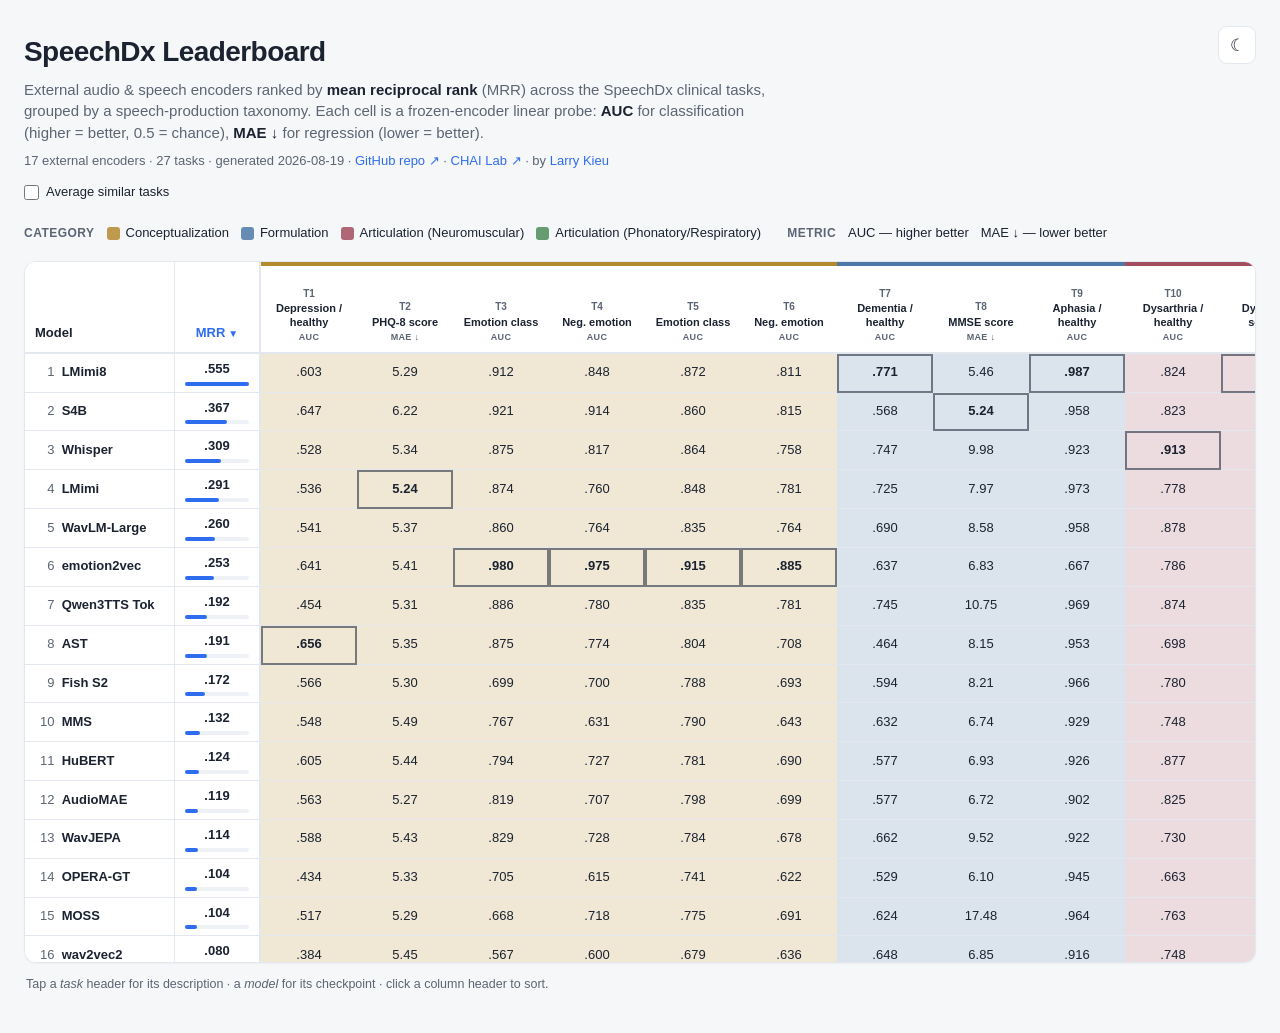
<file: index.html>
<!DOCTYPE html>
<html lang="en">
<head>
  <meta charset="utf-8" />
  <meta name="viewport" content="width=device-width, initial-scale=1" />
  <title>SpeechDx Leaderboard</title>
  <meta name="description" content="Interactive leaderboard for the SpeechDx speech-health benchmark — external audio/speech encoders ranked by mean reciprocal rank across clinical tasks." />
  <script>
    /* set theme before paint to avoid a flash */
    (function () {
      try {
        var t = localStorage.getItem("sdx-theme");
        if (!t) t = matchMedia("(prefers-color-scheme: dark)").matches ? "dark" : "light";
        document.documentElement.dataset.theme = t;
      } catch (e) { document.documentElement.dataset.theme = "light"; }
    })();
  </script>
  <link rel="stylesheet" href="style.css" />
</head>
<body>
  <header class="page-head">
    <button id="theme-toggle" class="theme-toggle" type="button" aria-label="Toggle dark / light mode" title="Toggle dark / light"></button>
    <h1>SpeechDx&nbsp;Leaderboard</h1>
    <p class="tagline">
      External audio &amp; speech encoders ranked by <strong>mean reciprocal rank</strong>
      (MRR) across the SpeechDx clinical tasks, grouped by a speech-production taxonomy.
      Each cell is a frozen-encoder linear probe: <strong>AUC</strong> for classification
      (higher&nbsp;=&nbsp;better, 0.5&nbsp;=&nbsp;chance),
      <strong>MAE&nbsp;↓</strong> for regression (lower&nbsp;=&nbsp;better).
    </p>
    <p class="meta" id="meta"></p>
    <label class="merge-toggle">
      <input type="checkbox" id="merge-toggle" />
      <span>Average similar tasks</span>
    </label>
  </header>

  <section class="legend" id="legend" aria-label="Legend"></section>

  <main>
    <div class="table-wrap">
      <table id="board" aria-label="SpeechDx leaderboard"></table>
    </div>
    <p class="hint">
      Tap a <em>task</em> header for its description · a <em>model</em> for its
      checkpoint · click a column header to sort.
    </p>
  </main>

  <div id="tooltip" class="tooltip" role="tooltip" hidden></div>

  <script src="data.js"></script>
  <script src="app.js"></script>
</body>
</html>
</file>
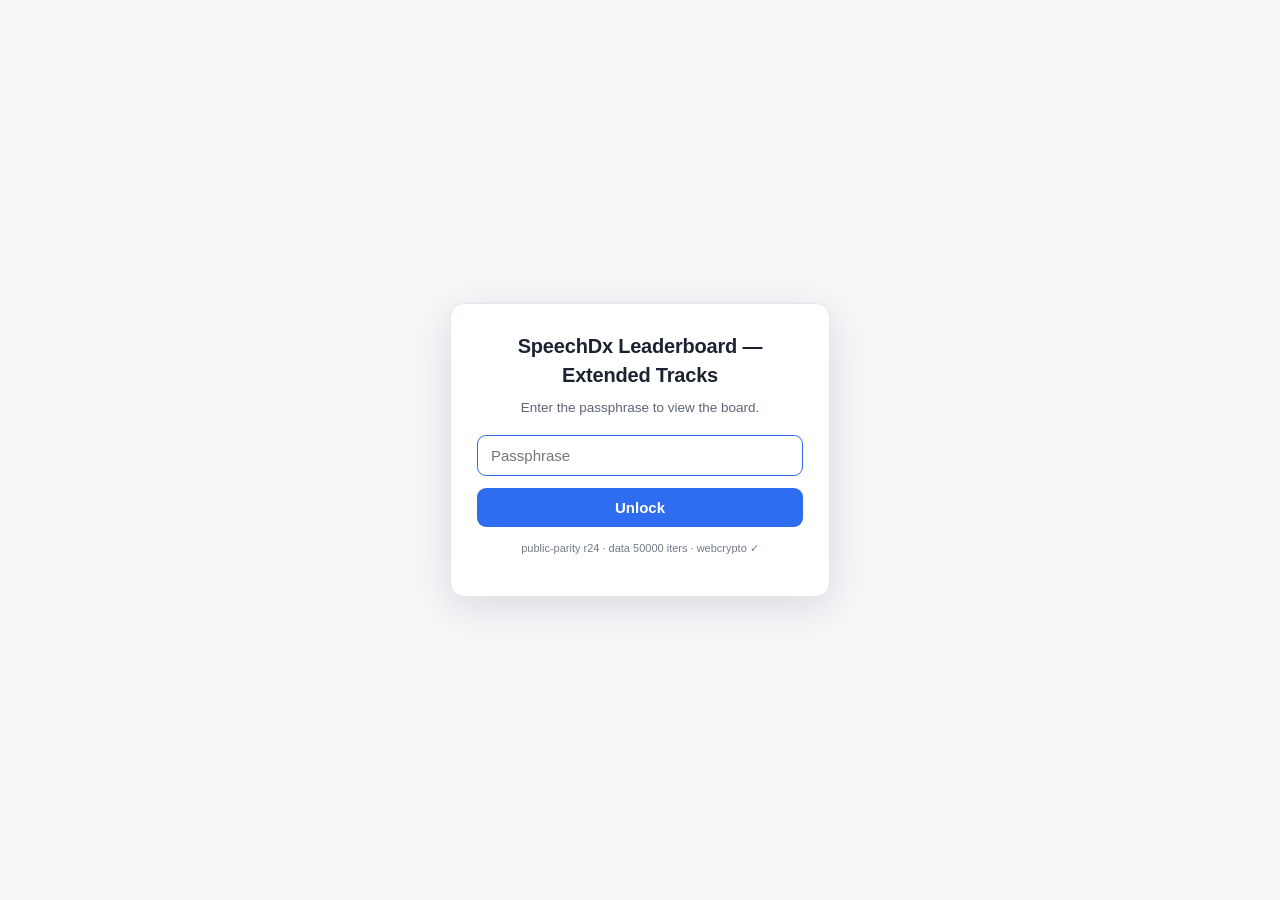
<file: ftllm-wavrx/index.html>
<!DOCTYPE html>
<html lang="en">
<head>
  <meta charset="utf-8" />
  <meta name="viewport" content="width=device-width, initial-scale=1" />
  <title>SpeechDx Leaderboard — Extended Tracks</title>
  <meta name="description" content="Interactive private SpeechDx leaderboard across Avg Pool, ASP, LoRA, and LLM evaluation tracks." />
  <script>
    (function () {
      try {
        var t = localStorage.getItem("ftlb-theme");
        if (!t) t = matchMedia("(prefers-color-scheme: dark)").matches ? "dark" : "light";
        document.documentElement.dataset.theme = t;
      } catch (e) { document.documentElement.dataset.theme = "light"; }
    })();
  </script>
  <link rel="stylesheet" href="style.css?v=24" />
</head>
<body>
  <div id="gate" class="gate">
    <form id="gate-form" class="gate-card" autocomplete="off">
      <h1>SpeechDx&nbsp;Leaderboard — Extended&nbsp;Tracks</h1>
      <p class="gate-sub">Enter the passphrase to view the board.</p>
      <input id="gate-pass" type="password" placeholder="Passphrase" autocomplete="off"
             autocapitalize="off" autocorrect="off" spellcheck="false" />
      <button id="gate-go" type="submit">Unlock</button>
      <p id="gate-msg" class="gate-msg" hidden></p>
      <p id="gate-build" class="gate-build">loading…</p>
    </form>
  </div>

  <div id="app" hidden>
    <header class="page-head">
      <div class="header-icons">
        <button id="view-settings-toggle" class="theme-toggle" type="button" aria-haspopup="true" aria-expanded="false" aria-controls="view-settings-panel" aria-label="View settings: metric, task view, export" title="View settings (metric, task view, export)">
          <svg width="18" height="18" viewBox="0 0 24 24" fill="none" stroke="currentColor" stroke-width="2" stroke-linecap="round" stroke-linejoin="round" aria-hidden="true" focusable="false"><path d="M1 12s4-7 11-7 11 7 11 7-4 7-11 7-11-7-11-7Z"/><circle cx="12" cy="12" r="3"/></svg>
        </button>
        <button id="theme-toggle" class="theme-toggle" type="button" aria-label="Toggle dark / light mode" title="Toggle dark / light"></button>
      </div>
      <h1>SpeechDx&nbsp;Leaderboard — Extended&nbsp;Tracks</h1>
      <p class="tagline">
        Frozen representations, attentive pooling, compact encoder adaptation, and audio-language
        models evaluated on the <strong>SpeechDx</strong> clinical-speech benchmark.
        Each cell reports <strong>AUC</strong> for classification and either <strong>MAE&nbsp;↓</strong>
        or <strong>C-index</strong> for regression.
      </p>
      <p class="meta" id="meta"></p>
      <div class="controls">
        <div class="seg-group seg-tracks" id="track-switch" role="group" aria-label="Benchmark tracks">
          <span class="seg-label">Tracks</span>
        </div>
        <div id="view-settings-panel" class="view-settings-panel">
          <div class="vsp-section">
            <span class="vsp-label">Metric</span>
            <div class="seg-group" id="board-switch" role="tablist" aria-label="Board">
              <button class="seg active" type="button" data-board="mae">MAE&nbsp;·&nbsp;MRR</button>
              <button class="seg" type="button" data-board="cindex">C-index&nbsp;·&nbsp;avg</button>
            </div>
          </div>
          <div class="vsp-section">
            <span class="vsp-label">View</span>
            <div class="seg-group" id="view-switch" role="tablist" aria-label="View">
              <button class="seg" type="button" data-view="raw">Raw&nbsp;27</button>
              <button class="seg active" type="button" data-view="merged">Merged&nbsp;19</button>
              <button class="seg" type="button" data-view="category">By&nbsp;category</button>
            </div>
          </div>
          <div class="vsp-section">
            <button id="export-csv" class="export-btn" type="button" title="Download every board × view combination as CSV, zipped, with all tracks combined per sheet">Export&nbsp;CSV</button>
          </div>
        </div>
        <button id="reset-order" class="export-btn" type="button" title="Return to the default ranking" hidden>Reset&nbsp;order</button>
      </div>
    </header>

    <section class="legend" id="legend" aria-label="Legend"></section>

    <main>
      <div class="table-wrap">
        <table id="board" aria-label="SpeechDx leaderboard — extended tracks"></table>
      </div>
      <p class="hint">
        Tap a <em>task</em> header for its description · a <em>model</em> for model and protocol details ·
        click a column header to sort · drag a row by its <strong>⠿</strong> handle to line it up next to
        another model for comparison — every other row stays put. Ranks and top-1 marks recompute for the
        visible tracks. On narrow screens, the <strong>👁︎</strong> icon holds the metric, task view, and
        CSV export.
      </p>
    </main>

    <div id="tooltip" class="tooltip" role="tooltip" hidden></div>
  </div>

  <script src="data.js?v=24"></script>
  <script src="gate.js?v=24"></script>
</body>
</html>
</file>
<file: style.css>
:root, [data-theme="light"] {
  --bg: #f6f7f9;
  --panel: #ffffff;
  --ink: #1b2230;
  --ink-soft: #5b6573;
  --line: #e3e7ee;
  --accent: #2f6df0;
  --cell-alpha: 0.20;            /* category-colour strength on score cells */
  --th-hover: #f0f3f9;
  --row-hover: 47, 109, 240;
  --mrr-track: #eef1f6;
  --top1: rgba(20, 30, 50, 0.55);
  --ctrl-bg: #ffffff;
  color-scheme: light;          /* native controls (checkbox) follow the page theme */
}
[data-theme="dark"] {
  --bg: #0b0e12;
  --panel: #14181e;
  --ink: #e6edf3;
  --ink-soft: #9aa4b2;
  --line: #28303a;
  --accent: #6ea8fe;
  --cell-alpha: 0.34;
  --th-hover: #1b212a;
  --row-hover: 120, 160, 240;
  --mrr-track: #232a33;
  --top1: rgba(255, 255, 255, 0.65);
  --ctrl-bg: #1b212a;
  color-scheme: dark;
}

* { box-sizing: border-box; }

body {
  margin: 0;
  font-family: -apple-system, BlinkMacSystemFont, "Segoe UI", Roboto, Helvetica, Arial, sans-serif;
  color: var(--ink);
  background: var(--bg);
  line-height: 1.45;
  transition: background-color 0.2s ease, color 0.2s ease;
}

.page-head, main, .legend { max-width: 1280px; margin-inline: auto; padding-inline: 24px; }
.page-head { padding-top: 32px; position: relative; }

/* theme toggle (top-right) + average-similar-tasks checkbox */
.theme-toggle {
  position: absolute; top: 26px; right: 24px;
  width: 38px; height: 38px; border-radius: 9px;
  border: 1px solid var(--line); background: var(--ctrl-bg); color: var(--ink);
  font-size: 17px; line-height: 1; cursor: pointer;
}
.theme-toggle:hover { border-color: var(--accent); }
.merge-toggle {
  display: inline-flex; align-items: center; gap: 7px; margin: 12px 0 0;
  font-size: 13px; color: var(--ink); cursor: pointer; user-select: none;
}
.merge-toggle input { width: 15px; height: 15px; accent-color: var(--accent); cursor: pointer; margin: 0; }
h1 { margin: 0 0 6px; font-size: 28px; letter-spacing: -0.02em; }
.tagline { margin: 0 0 8px; max-width: 760px; color: var(--ink-soft); font-size: 15px; }
.tagline strong { color: var(--ink); }
.meta { margin: 0; color: var(--ink-soft); font-size: 13px; }
.meta a { color: var(--accent); text-decoration: none; }
.meta a:hover { text-decoration: underline; }

.chip {
  display: inline-block; padding: 0 6px; border-radius: 4px;
  font-size: 12px; font-weight: 600; vertical-align: baseline;
}
.chip-cls { background: rgba(var(--cls), 0.18); color: #1d4ed8; }
.chip-reg { background: rgba(var(--reg), 0.22); color: #b45309; }

/* ---- legend ---- */
.legend { display: flex; flex-wrap: wrap; gap: 18px 26px; margin-top: 18px; }
.legend-group { display: flex; align-items: center; gap: 12px; flex-wrap: wrap; }
.legend-title { font-size: 12px; font-weight: 700; text-transform: uppercase; letter-spacing: 0.04em; color: var(--ink-soft); }
.legend-item { display: inline-flex; align-items: center; gap: 6px; font-size: 13px; }
.swatch { width: 14px; height: 14px; border-radius: 3px; }
.swatch-cat { width: 13px; height: 13px; border-radius: 3px; }

/* ---- table ---- */
main { margin-top: 18px; padding-bottom: 40px; }
.table-wrap {
  overflow: auto; max-height: 78vh;
  background: var(--panel); border: 1px solid var(--line); border-radius: 12px;
  box-shadow: 0 1px 2px rgba(20, 30, 50, 0.04);
}
table { border-collapse: separate; border-spacing: 0; font-size: 13px; width: max-content; }

th, td { padding: 0; white-space: nowrap; }

thead th {
  position: sticky; top: 0; z-index: 3;
  background: var(--panel); border-bottom: 2px solid var(--line);
  vertical-align: bottom;
}
thead th .th-inner { padding: 9px 10px; }

/* model + MRR columns pinned while scrolling tasks */
.col-model { position: sticky; left: 0; z-index: 2; background: var(--panel); text-align: left; min-width: 150px; }
.col-mrr   { text-align: center; min-width: 86px; }   /* not pinned — scrolls with the tasks */
thead .col-model { z-index: 4; }
.col-model { border-right: 1px solid var(--line); }
.col-mrr   { border-right: 2px solid var(--line); }

/* task header cells: a continuous category-coloured band along the top of the
   header row — the border is on the cell, so same-category columns (which are
   contiguous in T-number order) form one straight line. Inner = short T-number. */
.th-task { cursor: pointer; border-top: 4px solid var(--cat, #ccc); }
.th-task .th-inner { text-align: center; width: 96px; padding: 8px 7px; white-space: normal; }
.th-task .task-tnum { display: block; font-size: 10px; font-weight: 700; color: var(--ink-soft); font-variant-numeric: tabular-nums; }
.th-task .task-label { display: block; font-weight: 600; font-size: 11px; line-height: 1.2; margin-top: 1px; }
.th-task .task-metric { display: block; font-size: 9px; font-weight: 600; color: var(--ink-soft); letter-spacing: 0.03em; margin-top: 2px; }
.th-sortable { cursor: pointer; user-select: none; }
.th-sortable:hover .th-inner { background: var(--th-hover); }
.sort-active { color: var(--accent); }
.sort-arrow { font-size: 10px; margin-left: 3px; color: var(--accent); }

tbody tr:hover td { background-image: linear-gradient(rgb(var(--row-hover) / 0.08), rgb(var(--row-hover) / 0.08)); }
tbody td { border-bottom: 1px solid var(--line); }

/* model cell */
.cell-model { padding: 8px 10px; cursor: help; }
.cell-model .rank { display: inline-block; width: 1.5em; margin-right: 0.55em; text-align: right; color: var(--ink-soft); font-variant-numeric: tabular-nums; }
.cell-model .name { font-weight: 600; }

/* MRR cell with mini bar */
.cell-mrr { padding: 6px 10px; text-align: center; font-variant-numeric: tabular-nums; }
.cell-mrr .mrr-val { font-weight: 700; }
.cell-mrr .mrr-bar { height: 4px; border-radius: 2px; background: var(--accent); margin-top: 3px; }
.cell-mrr .mrr-track { height: 4px; border-radius: 2px; background: var(--mrr-track); margin-top: 3px; }

/* score cells — flat tint by speech-production category (intensity themed) */
.cell-score { padding: 7px 8px; text-align: center; font-variant-numeric: tabular-nums;
  background: rgb(var(--cat-rgb, 160 160 160) / var(--cell-alpha)); }
.cell-score.na { color: var(--ink-soft); opacity: 0.65; }
.top1 { outline: 2px solid var(--top1); outline-offset: -2px; font-weight: 700; }

.hint { color: var(--ink-soft); font-size: 12.5px; margin: 12px 2px 0; }

/* tooltip */
.tooltip {
  position: fixed; z-index: 50;
  left: 50%; bottom: 16px; transform: translateX(-50%);   /* locked: bottom-centre */
  max-width: min(380px, calc(100vw - 24px));
  background: #1b2230; color: #f4f6fa; padding: 11px 30px 11px 14px; border-radius: 10px;
  font-size: 12.5px; line-height: 1.45; pointer-events: auto;
  box-shadow: 0 8px 30px rgba(10, 18, 35, 0.4);
}
.tooltip .tt-title { font-weight: 700; margin-bottom: 3px; }
.tooltip .tt-sub { color: #aeb7c6; font-size: 11px; text-transform: uppercase; letter-spacing: 0.04em; }
.tooltip code { background: rgba(255,255,255,0.12); padding: 1px 5px; border-radius: 4px; font-size: 12px; }
.tooltip .tt-link { display: inline-block; margin-top: 2px; color: #8ab4ff; text-decoration: none; word-break: break-all; }
.tooltip .tt-link:hover { text-decoration: underline; }
.tooltip .tt-rev {
  margin-top: 7px; padding-top: 6px; border-top: 1px solid rgba(255,255,255,0.12);
  font-size: 11.5px; color: #aeb7c6;
}
.tooltip .tt-close {
  position: absolute; top: 4px; right: 5px; width: 20px; height: 20px;
  display: flex; align-items: center; justify-content: center;
  background: transparent; border: 0; color: #aeb7c6; font-size: 17px; line-height: 1;
  cursor: pointer; padding: 0; border-radius: 4px;
}
.tooltip .tt-close:hover { color: #fff; background: rgba(255,255,255,0.14); }
</file>
<file: ftllm-wavrx/style.css>
:root, [data-theme="light"] {
  --bg: #f6f7f9;
  --panel: #ffffff;
  --ink: #1b2230;
  --ink-soft: #5b6573;
  --line: #e3e7ee;
  --accent: #2f6df0;
  --cell-alpha: 0.20;            /* category-colour strength on score cells */
  --th-hover: #f0f3f9;
  --row-hover: 47, 109, 240;
  --mrr-track: #eef1f6;
  --top1: rgba(20, 30, 50, 0.55);
  --ctrl-bg: #ffffff;
  color-scheme: light;          /* native controls (checkbox) follow the page theme */
}
[data-theme="dark"] {
  --bg: #0b0e12;
  --panel: #14181e;
  --ink: #e6edf3;
  --ink-soft: #9aa4b2;
  --line: #28303a;
  --accent: #6ea8fe;
  --cell-alpha: 0.34;
  --th-hover: #1b212a;
  --row-hover: 120, 160, 240;
  --mrr-track: #232a33;
  --top1: rgba(255, 255, 255, 0.65);
  --ctrl-bg: #1b212a;
  color-scheme: dark;
}

* { box-sizing: border-box; }

body {
  margin: 0;
  font-family: -apple-system, BlinkMacSystemFont, "Segoe UI", Roboto, Helvetica, Arial, sans-serif;
  color: var(--ink);
  background: var(--bg);
  line-height: 1.45;
  transition: background-color 0.2s ease, color 0.2s ease;
}

.page-head, main, .legend { max-width: 1280px; margin-inline: auto; padding-inline: 24px; }
.page-head { padding-top: 32px; position: relative; }

/* header icons (top-right): view-settings (mobile only, see media query) + theme toggle */
.header-icons { position: absolute; top: 26px; right: 24px; z-index: 6; display: flex; gap: 8px; }
.theme-toggle {
  width: 38px; height: 38px; border-radius: 9px;
  display: flex; align-items: center; justify-content: center;
  border: 1px solid var(--line); background: var(--ctrl-bg); color: var(--ink);
  font-size: 17px; line-height: 1; cursor: pointer;
}
.theme-toggle:hover { border-color: var(--accent); }
.theme-toggle[aria-expanded="true"] { border-color: var(--accent); color: var(--accent); }
#view-settings-toggle { display: none; }   /* shown only below the mobile breakpoint */

/* view-settings: metric / view / export. On desktop these sit inline in the
   controls row same as always; the mobile media query turns this same markup
   into a popover behind the eye icon instead. */
.view-settings-panel { display: flex; align-items: center; gap: 14px; }
.vsp-section { display: flex; align-items: center; gap: 8px; }
.vsp-label { display: none; }
.merge-toggle {
  display: inline-flex; align-items: center; gap: 7px; margin: 12px 0 0;
  font-size: 13px; color: var(--ink); cursor: pointer; user-select: none;
}
.merge-toggle input { width: 15px; height: 15px; accent-color: var(--accent); cursor: pointer; margin: 0; }
h1 { margin: 0 0 6px; font-size: 28px; letter-spacing: -0.02em; }
.tagline { margin: 0 0 8px; max-width: 760px; color: var(--ink-soft); font-size: 15px; }
.tagline strong { color: var(--ink); }
.meta { margin: 0; color: var(--ink-soft); font-size: 13px; }
.meta a { color: var(--accent); text-decoration: none; }
.meta a:hover { text-decoration: underline; }

.chip {
  display: inline-block; padding: 0 6px; border-radius: 4px;
  font-size: 12px; font-weight: 600; vertical-align: baseline;
}
.chip-cls { background: rgba(var(--cls), 0.18); color: #1d4ed8; }
.chip-reg { background: rgba(var(--reg), 0.22); color: #b45309; }

/* ---- legend ---- */
.legend { display: flex; flex-wrap: wrap; gap: 18px 26px; margin-top: 18px; }
.legend-group { display: flex; align-items: center; gap: 12px; flex-wrap: wrap; }
.legend-title { font-size: 12px; font-weight: 700; text-transform: uppercase; letter-spacing: 0.04em; color: var(--ink-soft); }
.legend-item { display: inline-flex; align-items: center; gap: 6px; font-size: 13px; }
.swatch { width: 14px; height: 14px; border-radius: 3px; }
.swatch-cat { width: 13px; height: 13px; border-radius: 3px; }

/* ---- table ---- */
main { margin-top: 18px; padding-bottom: 40px; }
.table-wrap {
  overflow: auto; max-height: 78vh;
  background: var(--panel); border: 1px solid var(--line); border-radius: 12px;
  box-shadow: 0 1px 2px rgba(20, 30, 50, 0.04);
}
table { border-collapse: separate; border-spacing: 0; font-size: 13px; width: max-content; }

th, td { padding: 0; white-space: nowrap; }

thead th {
  position: sticky; top: 0; z-index: 3;
  background: var(--panel); border-bottom: 2px solid var(--line);
  vertical-align: bottom;
}
thead th .th-inner { padding: 9px 10px; }

/* model + MRR columns pinned while scrolling tasks */
.col-model { position: sticky; left: 0; z-index: 2; background: var(--panel); text-align: left; min-width: 150px; }
.col-mrr   { text-align: center; min-width: 86px; }   /* not pinned — scrolls with the tasks */
thead .col-model { z-index: 4; }
.col-model { border-right: 1px solid var(--line); }
.col-mrr   { border-right: 2px solid var(--line); }

/* task header cells: a continuous category-coloured band along the top of the
   header row — the border is on the cell, so same-category columns (which are
   contiguous in T-number order) form one straight line. Inner = short T-number. */
.th-task { cursor: pointer; border-top: 4px solid var(--cat, #ccc); }
.th-task .th-inner { text-align: center; width: 96px; padding: 8px 7px; white-space: normal; }
.th-task .task-tnum { display: block; font-size: 10px; font-weight: 700; color: var(--ink-soft); font-variant-numeric: tabular-nums; }
.th-task .task-label { display: block; font-weight: 600; font-size: 11px; line-height: 1.2; margin-top: 1px; }
.th-task .task-metric { display: block; font-size: 9px; font-weight: 600; color: var(--ink-soft); letter-spacing: 0.03em; margin-top: 2px; }
.th-sortable { cursor: pointer; user-select: none; }
.th-sortable:hover .th-inner { background: var(--th-hover); }
.sort-active { color: var(--accent); }
.sort-arrow { font-size: 10px; margin-left: 3px; color: var(--accent); }

tbody tr:hover td { background-image: linear-gradient(rgb(var(--row-hover) / 0.08), rgb(var(--row-hover) / 0.08)); }
tbody td { border-bottom: 1px solid var(--line); }

/* model cell */
.cell-model { padding: 8px 10px; cursor: help; }
.cell-model .rank { display: inline-block; width: 1.5em; margin-right: 0.55em; text-align: right; color: var(--ink-soft); font-variant-numeric: tabular-nums; }
.cell-model .name { font-weight: 600; }

/* MRR cell with mini bar */
.cell-mrr { padding: 6px 10px; text-align: center; font-variant-numeric: tabular-nums; }
.cell-mrr .mrr-val { font-weight: 700; }
.cell-mrr .mrr-bar { height: 4px; border-radius: 2px; background: var(--accent); margin-top: 3px; }
.cell-mrr .mrr-track { height: 4px; border-radius: 2px; background: var(--mrr-track); margin-top: 3px; }

/* score cells — flat tint by speech-production category (intensity themed) */
.cell-score { padding: 7px 8px; text-align: center; font-variant-numeric: tabular-nums;
  background: rgb(var(--cat-rgb, 160 160 160) / var(--cell-alpha)); }
.cell-score.na { color: var(--ink-soft); opacity: 0.65; }
.top1 { outline: 2px solid var(--top1); outline-offset: -2px; font-weight: 700; }

.hint { color: var(--ink-soft); font-size: 12.5px; margin: 12px 2px 0; }

/* tooltip */
.tooltip {
  position: fixed; z-index: 50;
  left: 50%; bottom: 16px; transform: translateX(-50%);   /* locked: bottom-centre */
  max-width: min(380px, calc(100vw - 24px));
  background: #1b2230; color: #f4f6fa; padding: 11px 30px 11px 14px; border-radius: 10px;
  font-size: 12.5px; line-height: 1.45; pointer-events: auto;
  box-shadow: 0 8px 30px rgba(10, 18, 35, 0.4);
}
.tooltip .tt-title { font-weight: 700; margin-bottom: 3px; }
.tooltip .tt-sub { color: #aeb7c6; font-size: 11px; text-transform: uppercase; letter-spacing: 0.04em; }
.tooltip code { background: rgba(255,255,255,0.12); padding: 1px 5px; border-radius: 4px; font-size: 12px; }
.tooltip .tt-link { display: inline-block; margin-top: 2px; color: #8ab4ff; text-decoration: none; word-break: break-all; }
.tooltip .tt-link:hover { text-decoration: underline; }
.tooltip .tt-rev {
  margin-top: 7px; padding-top: 6px; border-top: 1px solid rgba(255,255,255,0.12);
  font-size: 11.5px; color: #aeb7c6;
}
.tooltip .tt-close {
  position: absolute; top: 4px; right: 5px; width: 20px; height: 20px;
  display: flex; align-items: center; justify-content: center;
  background: transparent; border: 0; color: #aeb7c6; font-size: 17px; line-height: 1;
  cursor: pointer; padding: 0; border-radius: 4px;
}
.tooltip .tt-close:hover { color: #fff; background: rgba(255,255,255,0.14); }
.tooltip-method {
  width: min(700px, calc(100vw - 24px)); max-width: min(700px, calc(100vw - 24px));
  max-height: min(72vh, 680px); overflow-y: auto; padding: 15px 36px 15px 17px;
}
.tooltip-method .tt-title { font-size: 15px; margin-bottom: 7px; }
.tooltip-method .tt-method-summary { margin-bottom: 8px; }
.tooltip-method .tt-paper { margin: 1px 0 8px; word-break: normal; }
.tooltip-method .tt-method-section { margin-top: 10px; padding-top: 9px; border-top: 1px solid rgba(255,255,255,.12); }
.tooltip-method .tt-method-label { color: #c8d8f8; font-size: 11px; font-weight: 800; letter-spacing: .05em; text-transform: uppercase; margin-bottom: 3px; }
.tooltip-method .tt-method-list {
  display: grid; grid-template-columns: repeat(2, minmax(0, 1fr)); gap: 3px 22px;
  margin: 8px 0 0; padding-left: 18px; color: #d9e0ec;
}
.tooltip-method .tt-method-list-single { grid-template-columns: 1fr; gap: 5px; }
@media (max-width: 540px) {
  .tooltip-method .tt-method-list { grid-template-columns: 1fr; }
}

[hidden] { display: none !important; }

/* ---- private password gate ---- */
.gate { position: fixed; inset: 0; z-index: 100; display: flex; align-items: center; justify-content: center; padding: 24px; background: var(--bg); }
.gate-card { width: min(380px, 100%); background: var(--panel); border: 1px solid var(--line); border-radius: 14px; padding: 28px 26px; box-shadow: 0 10px 40px rgba(10,18,35,.12); text-align: center; }
.gate-card h1 { font-size: 20px; margin: 0 0 8px; letter-spacing: -0.01em; }
.gate-sub { color: var(--ink-soft); font-size: 13.5px; margin: 0 0 18px; }
.gate-card input { width: 100%; padding: 11px 13px; font-size: 15px; border-radius: 9px; border: 1px solid var(--line); background: var(--ctrl-bg); color: var(--ink); margin-bottom: 12px; }
.gate-card input:focus { outline: none; border-color: var(--accent); }
.gate-card button { width: 100%; padding: 11px; font-size: 15px; font-weight: 600; border: 0; border-radius: 9px; background: var(--accent); color: #fff; cursor: pointer; }
.gate-card button:hover { filter: brightness(1.06); }
.gate-msg { font-size: 13px; margin: 14px 0 0; }
.gate-msg.err { color: #e0556e; }
.gate-msg.ok { color: var(--ink-soft); }
.gate-build { margin-top: 14px; font-size: 11px; color: var(--ink-soft); opacity: .85; }

/* ---- board + view segmented controls ---- */
.controls { display: flex; align-items: center; gap: 14px; flex-wrap: wrap; margin: 12px 0 0; }
.controls > .seg-group, .controls > .export-btn, .controls > .view-settings-panel { flex-shrink: 0; }
.seg-group { display: inline-flex; border: 1px solid var(--line); border-radius: 9px; overflow: hidden; background: var(--ctrl-bg); }
.seg { border: 0; background: transparent; color: var(--ink-soft); font: inherit; font-size: 12.5px; font-weight: 600; padding: 7px 13px; cursor: pointer; white-space: nowrap; }
.seg + .seg { border-left: 1px solid var(--line); }
.seg.active { background: var(--accent); color: #fff; }
.seg:hover:not(.active) { background: var(--th-hover); }
.seg-label { font-size: 11.5px; font-weight: 600; letter-spacing: .04em; text-transform: uppercase; color: var(--ink-soft); padding: 7px 10px; align-self: center; opacity: .8; }
.seg-label + .seg { border-left: 1px solid var(--line); }
.export-btn {
  border: 1px solid var(--line); border-radius: 9px; background: var(--ctrl-bg); color: var(--ink-soft);
  font: inherit; font-size: 12.5px; font-weight: 600; padding: 7px 13px; cursor: pointer; white-space: nowrap;
}
.export-btn:hover { border-color: var(--accent); color: var(--ink); }
.seg-label + .track-control, .track-control + .track-control { border-left: 1px solid var(--line); }
.track-control {
  --track-ui: var(--track-color);
  display: inline-flex; align-items: center; gap: 6px; padding-right: 8px;
  box-shadow: inset 0 3px 0 var(--track-ui);
}
[data-theme="dark"] .track-control { --track-ui: var(--track-color-dark); }
.track-control:hover:not(.active) { background: var(--th-hover); }
.track-control .seg { padding-right: 4px; background: transparent; color: var(--track-ui); }
.track-control .seg:hover { background: transparent; }
.track-control .track-info {
  width: 15px; height: 15px; flex: 0 0 auto; border: 0; border-radius: 50%;
  display: inline-flex; align-items: center; justify-content: center;
  background: var(--th-hover); color: var(--track-ui);
  font: italic 700 10px/1 ui-sans-serif, system-ui, sans-serif; cursor: pointer;
}
.track-control.active { background: var(--track-color); box-shadow: none; }
.track-control.active .seg, .track-control.active .track-info { color: #fff; }
.track-control.active .track-info { background: rgba(255,255,255,.3); }
.track-control .track-info:hover, .track-control .track-info:focus-visible { background: var(--track-ui); color: #fff; outline: none; }
.track-control.active .track-info:hover, .track-control.active .track-info:focus-visible { background: #fff; color: var(--track-color); }

/* ---- pending band + headline ---- */
.band-row td { background: rgba(200,120,20,0.12); font-size: 11px; font-weight: 700; text-transform: uppercase; letter-spacing: 0.05em; color: var(--ink-soft); padding: 5px 12px; }
.cell-mrr .mrr-val.pending { font-weight: 600; font-size: 11px; text-transform: uppercase; letter-spacing: 0.03em; color: var(--ink-soft); }
.cell-mrr .cov { font-size: 10px; color: var(--ink-soft); }

/* ---- protocol-track row accent ---- */
tr.track-row .col-model { box-shadow: inset 4px 0 0 var(--track-color); }
[data-theme="dark"] tr.track-row .col-model { box-shadow: inset 4px 0 0 var(--track-color-dark); }

/* ---- drag-to-compare reordering ---- */
.drag-handle {
  display: inline-block; width: 1.1em; margin-right: 0.35em; text-align: center;
  color: var(--ink-soft); cursor: grab; opacity: .55;
}
.drag-handle:hover { opacity: 1; }
tr.track-row.dragging { opacity: .35; }
tr.track-row.dragging td { background-image: none; }
tr.track-row.drag-over-top td { box-shadow: inset 0 2px 0 0 var(--accent); }
tr.track-row.drag-over-bottom td { box-shadow: inset 0 -2px 0 0 var(--accent); }
tr.track-row.drag-over-top .col-model { box-shadow: inset 4px 0 0 var(--track-color), inset 0 2px 0 0 var(--accent); }
tr.track-row.drag-over-bottom .col-model { box-shadow: inset 4px 0 0 var(--track-color), inset 0 -2px 0 0 var(--accent); }
[data-theme="dark"] tr.track-row.drag-over-top .col-model { box-shadow: inset 4px 0 0 var(--track-color-dark), inset 0 2px 0 0 var(--accent); }
[data-theme="dark"] tr.track-row.drag-over-bottom .col-model { box-shadow: inset 4px 0 0 var(--track-color-dark), inset 0 -2px 0 0 var(--accent); }

/* ---- mobile: reclaim horizontal space ---- */
@media (max-width: 640px) {
  .page-head, main, .legend { padding-inline: 14px; }
  .header-icons { right: 14px; }
  .page-head h1 { max-width: calc(100% - 90px); }
  #view-settings-toggle { display: block; }
  /* metric/view/export move behind the eye icon as a popover — the tracks bar
     gets the whole row to itself; drop its "Tracks" caption and tighten each
     pill so all four fit without scrolling */
  .controls { flex-wrap: nowrap; overflow-x: auto; -webkit-overflow-scrolling: touch; padding-bottom: 6px; margin-right: -14px; }
  #track-switch .seg-label { display: none; }
  .track-control { padding-right: 5px; }
  .track-control .seg { padding: 6px 7px 6px 9px; font-size: 11px; }
  .track-control .track-info { width: 13px; height: 13px; font-size: 9px; }
  .view-settings-panel {
    display: none; flex-direction: column; align-items: stretch; gap: 14px;
    position: absolute; top: 70px; right: 14px; z-index: 10;
    width: min(300px, calc(100vw - 28px));
    background: var(--panel); border: 1px solid var(--line); border-radius: 12px;
    padding: 14px; box-shadow: 0 10px 30px rgba(10, 18, 35, .18);
  }
  .view-settings-panel.open { display: flex; }
  .vsp-section { flex-direction: column; align-items: flex-start; gap: 6px; }
  .vsp-label { display: block; }
  .view-settings-panel .export-btn { width: 100%; }
  .legend { overflow-x: auto; -webkit-overflow-scrolling: touch; flex-wrap: nowrap; margin-right: -14px; }
  .legend-group { flex-wrap: nowrap; flex-shrink: 0; }
  .legend-item { white-space: nowrap; }
  /* drop the numeric rank; the drag handle alone is the left margin */
  .cell-model .rank { display: none; }
  .drag-handle { margin-right: 0.3em; }
  .col-model { min-width: 128px; }
  .cell-model { padding: 8px 6px; }
  .col-mrr { min-width: 62px; }
  .cell-mrr { padding: 6px 4px; }
}
</file>
